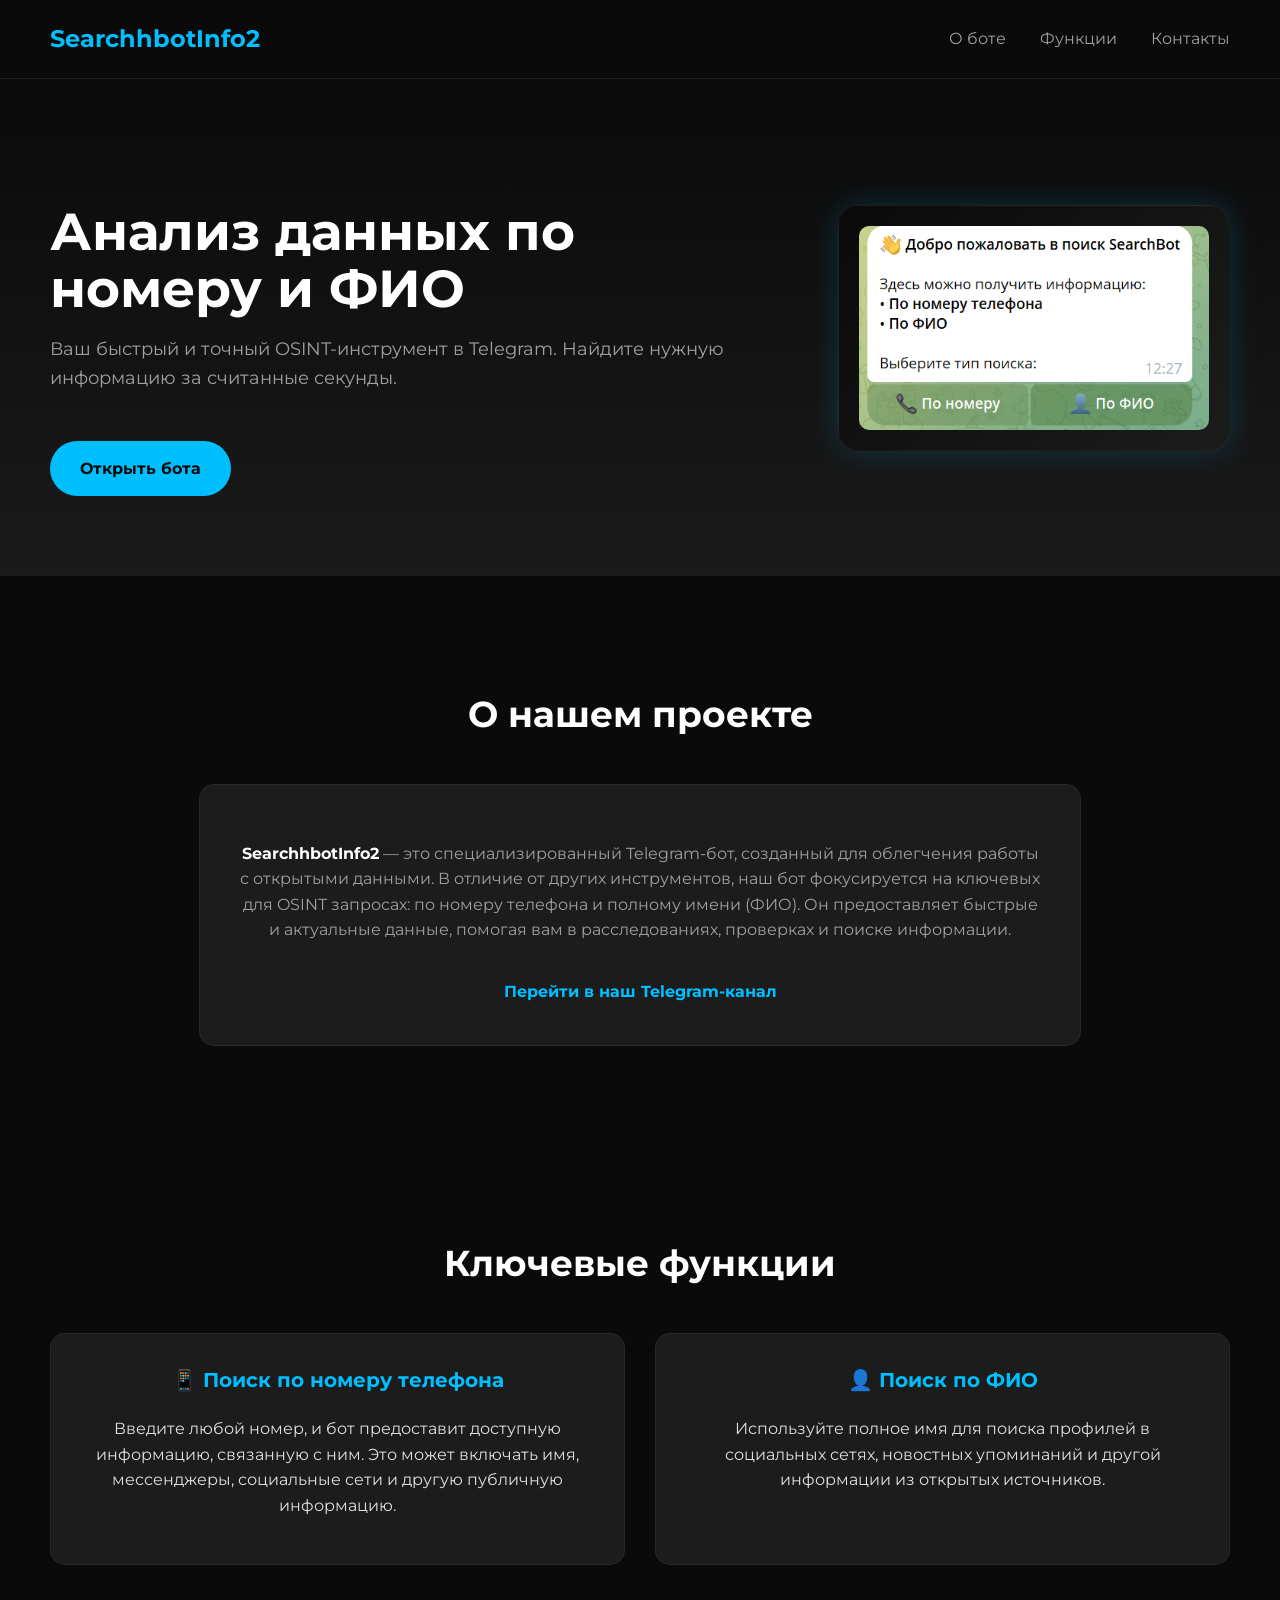
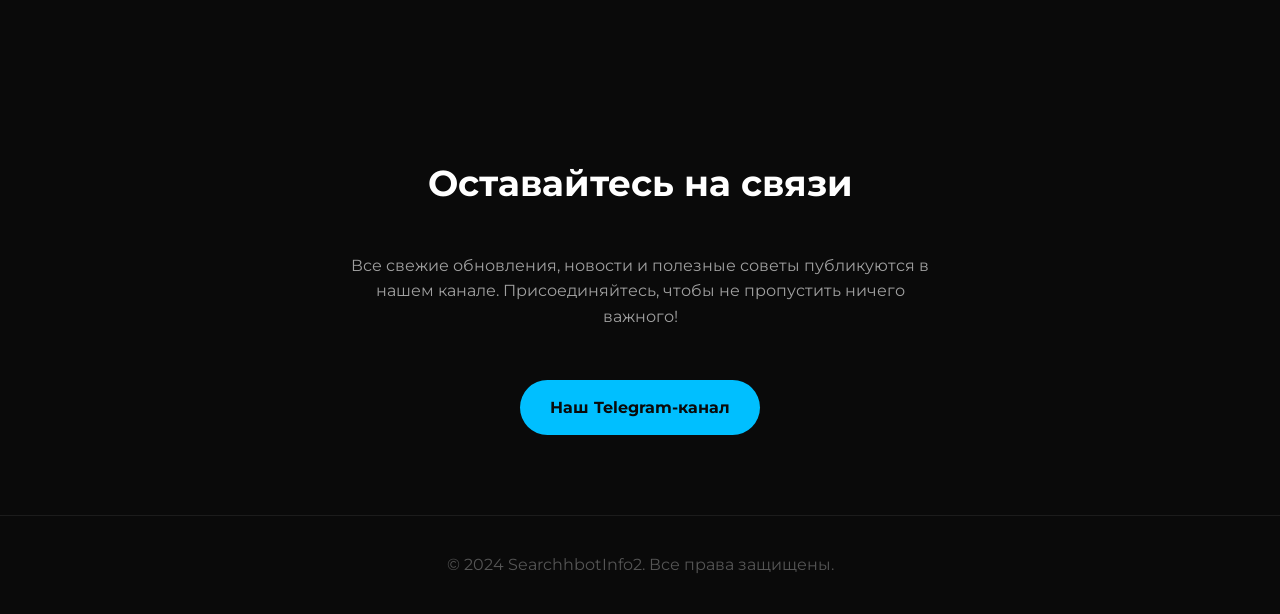
<file: index.html>
<!DOCTYPE html>
<html lang="ru">
<head>
    <meta charset="UTF-8">
    <meta name="viewport" content="width=device-width, initial-scale=1.0">
    <title>SearchhbotInfo2 — OSINT-инструмент</title>
    <link rel="stylesheet" href="style.css">
    <link href="https://fonts.googleapis.com/css2?family=Montserrat:wght@400;700&display=swap" rel="stylesheet">
</head>
<body>
    <header>
        <div class="logo">SearchhbotInfo2</div>
        <nav>
            <a href="#about">О боте</a>
            <a href="#features">Функции</a>
            <a href="#contacts">Контакты</a>
        </nav>
    </header>

    <main>
        <section class="hero-section">
            <div class="hero-content">
                <h1>Анализ данных по номеру и ФИО</h1>
                <p>Ваш быстрый и точный OSINT-инструмент в Telegram. Найдите нужную информацию за считанные секунды.</p>
                <a href="https://t.me/SearchhbotInfo2_bot" class="cta-button">Открыть бота</a>
            </div>
            <div class="hero-image-container">
                <img src="screen.png" alt="Скриншот Telegram-бота SearchhbotInfo2">
            </div>
        </section>

        <section id="about">
            <h2>О нашем проекте</h2>
            <div class="about-content">
                <p><strong>SearchhbotInfo2</strong> — это специализированный Telegram-бот, созданный для облегчения работы с открытыми данными. В отличие от других инструментов, наш бот фокусируется на ключевых для OSINT запросах: по номеру телефона и полному имени (ФИО). Он предоставляет быстрые и актуальные данные, помогая вам в расследованиях, проверках и поиске информации.</p>
                <a href="https://t.me/Searchbots12" class="channel-link">Перейти в наш Telegram-канал</a>
            </div>
        </section>

        <section id="features">
            <h2>Ключевые функции</h2>
            <div class="features-grid">
                <div class="feature-item">
                    <h3>📱 Поиск по номеру телефона</h3>
                    <p>Введите любой номер, и бот предоставит доступную информацию, связанную с ним. Это может включать имя, мессенджеры, социальные сети и другую публичную информацию.</p>
                </div>
                <div class="feature-item">
                    <h3>👤 Поиск по ФИО</h3>
                    <p>Используйте полное имя для поиска профилей в социальных сетях, новостных упоминаний и другой информации из открытых источников.</p>
                </div>
            </div>
        </section>

        <section id="contacts">
            <h2>Оставайтесь на связи</h2>
            <div class="contact-info">
                <p>Все свежие обновления, новости и полезные советы публикуются в нашем канале. Присоединяйтесь, чтобы не пропустить ничего важного!</p>
                <a href="https://t.me/Searchbots12" class="cta-button">Наш Telegram-канал</a>
            </div>
        </section>
    </main>

    <footer>
        <p>&copy; 2024 SearchhbotInfo2. Все права защищены.</p>
    </footer>

</body>
</html>
</file>
<file: style.css>
:root {
    --dark-bg: #0A0A0A;
    --dark-card: #1C1C1C;
    --primary-color: #00BFFF; /* Ярко-голубой */
    --text-color: #E0E0E0;
    --secondary-text: #A0A0A0;
    --font-family-main: 'Montserrat', sans-serif;
}

body {
    background-color: var(--dark-bg);
    color: var(--text-color);
    font-family: var(--font-family-main);
    margin: 0;
    padding: 0;
    line-height: 1.6;
}

header {
    display: flex;
    justify-content: space-between;
    align-items: center;
    padding: 20px 50px;
    background-color: var(--dark-bg);
    border-bottom: 1px solid var(--dark-card);
}

.logo {
    font-weight: 700;
    font-size: 24px;
    color: var(--primary-color);
}

nav a {
    color: var(--secondary-text);
    text-decoration: none;
    margin-left: 30px;
    transition: color 0.3s ease;
}

nav a:hover {
    color: var(--primary-color);
}

.hero-section {
    display: flex;
    justify-content: center;
    align-items: center;
    padding: 80px 50px;
    gap: 50px;
    background: linear-gradient(180deg, #0A0A0A 0%, #1A1A1A 100%);
    text-align: left;
}

.hero-content h1 {
    font-size: 52px;
    color: #fff;
    margin-bottom: 15px;
    line-height: 1.1;
}

.hero-content p {
    font-size: 18px;
    color: var(--secondary-text);
}

.cta-button {
    display: inline-block;
    padding: 15px 30px;
    margin-top: 30px;
    background-color: var(--primary-color);
    color: var(--dark-bg);
    text-decoration: none;
    font-weight: 700;
    border-radius: 50px;
    transition: transform 0.3s ease, background-color 0.3s ease, box-shadow 0.3s ease;
}

.cta-button:hover {
    transform: translateY(-3px);
    background-color: #00a5d9;
    box-shadow: 0 5px 15px rgba(0, 191, 255, 0.3);
}

.hero-image-container {
    position: relative;
    padding: 20px;
    border-radius: 20px;
    background: linear-gradient(135deg, #0A0A0A, #1C1C1C);
    box-shadow: 0 0 30px rgba(0, 191, 255, 0.2);
    border: 1px solid rgba(255, 255, 255, 0.05);
}

.hero-image-container img {
    max-width: 350px;
    height: auto;
    border-radius: 10px;
    display: block;
}

section {
    padding: 80px 50px;
}

h2 {
    text-align: center;
    font-size: 36px;
    color: #fff;
    margin-bottom: 40px;
}

.about-content {
    max-width: 800px;
    margin: 0 auto;
    text-align: center;
    background-color: var(--dark-card);
    padding: 40px;
    border-radius: 15px;
    border: 1px solid rgba(255, 255, 255, 0.05);
}

.about-content p {
    font-size: 16px;
    color: var(--secondary-text);
}

.about-content strong {
    color: #fff;
}

.channel-link {
    display: inline-block;
    color: var(--primary-color);
    text-decoration: none;
    margin-top: 20px;
    font-weight: 700;
    transition: color 0.3s ease;
}

.channel-link:hover {
    color: #00e5ff;
}

.features-grid {
    display: grid;
    grid-template-columns: repeat(auto-fit, minmax(300px, 1fr));
    gap: 30px;
}

.feature-item {
    background-color: var(--dark-card);
    padding: 30px;
    border-radius: 15px;
    border: 1px solid rgba(255, 255, 255, 0.05);
    transition: transform 0.3s ease, box-shadow 0.3s ease;
    text-align: center;
}

.feature-item:hover {
    transform: translateY(-10px);
    box-shadow: 0 10px 20px rgba(0, 191, 255, 0.1);
}

.feature-item h3 {
    color: var(--primary-color);
    margin-top: 0;
    font-size: 20px;
}

.contact-info {
    text-align: center;
}

.contact-info p {
    max-width: 600px;
    margin: 0 auto 20px;
    color: var(--secondary-text);
}

footer {
    text-align: center;
    padding: 20px 0;
    border-top: 1px solid var(--dark-card);
    color: #555;
}

/* Адаптивность для мобильных устройств */
@media (max-width: 768px) {
    header {
        flex-direction: column;
        padding: 20px;
    }

    nav {
        margin-top: 15px;
    }

    .hero-section {
        flex-direction: column;
        text-align: center;
        padding: 50px 20px;
        gap: 30px;
    }
    
    .hero-content h1 {
        font-size: 36px;
    }

    .hero-content {
        order: 2;
    }
    
    .hero-image-container {
        order: 1;
        max-width: 100%;
        padding: 10px;
    }
}
</file>
